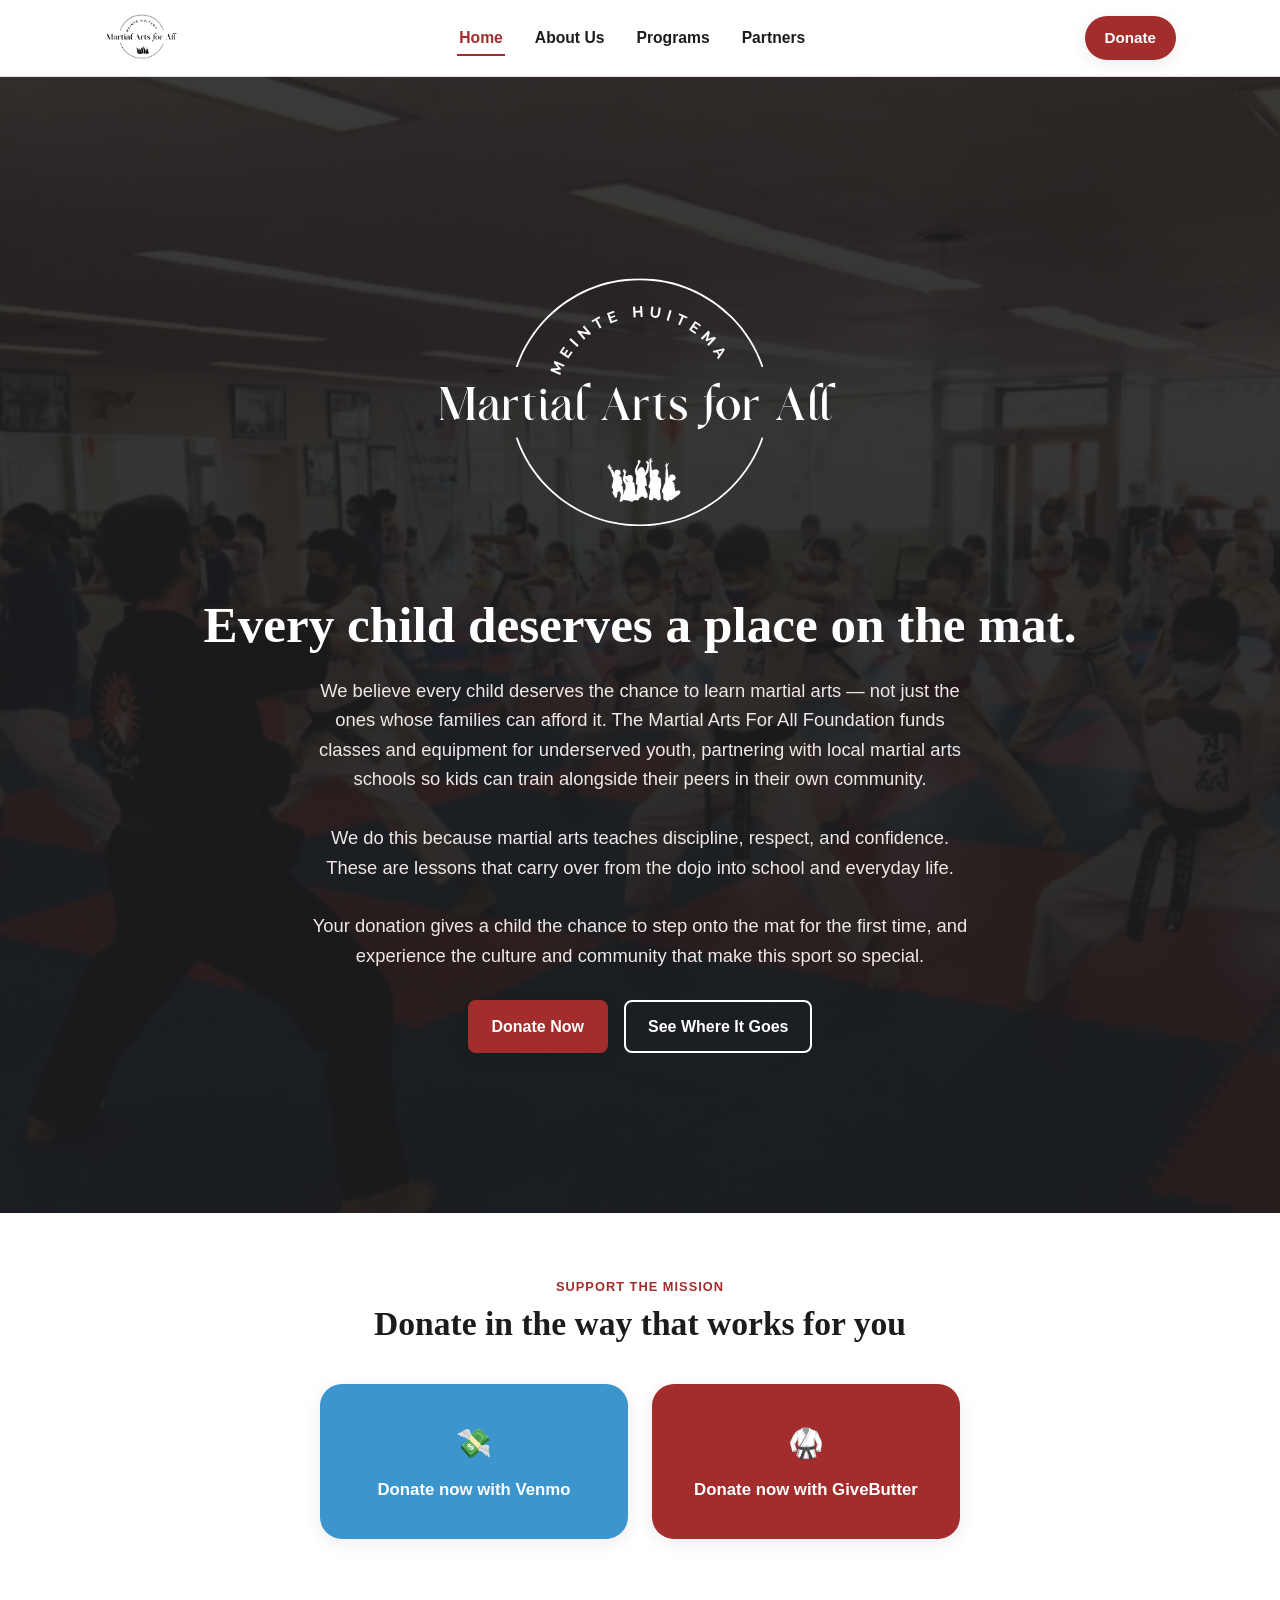
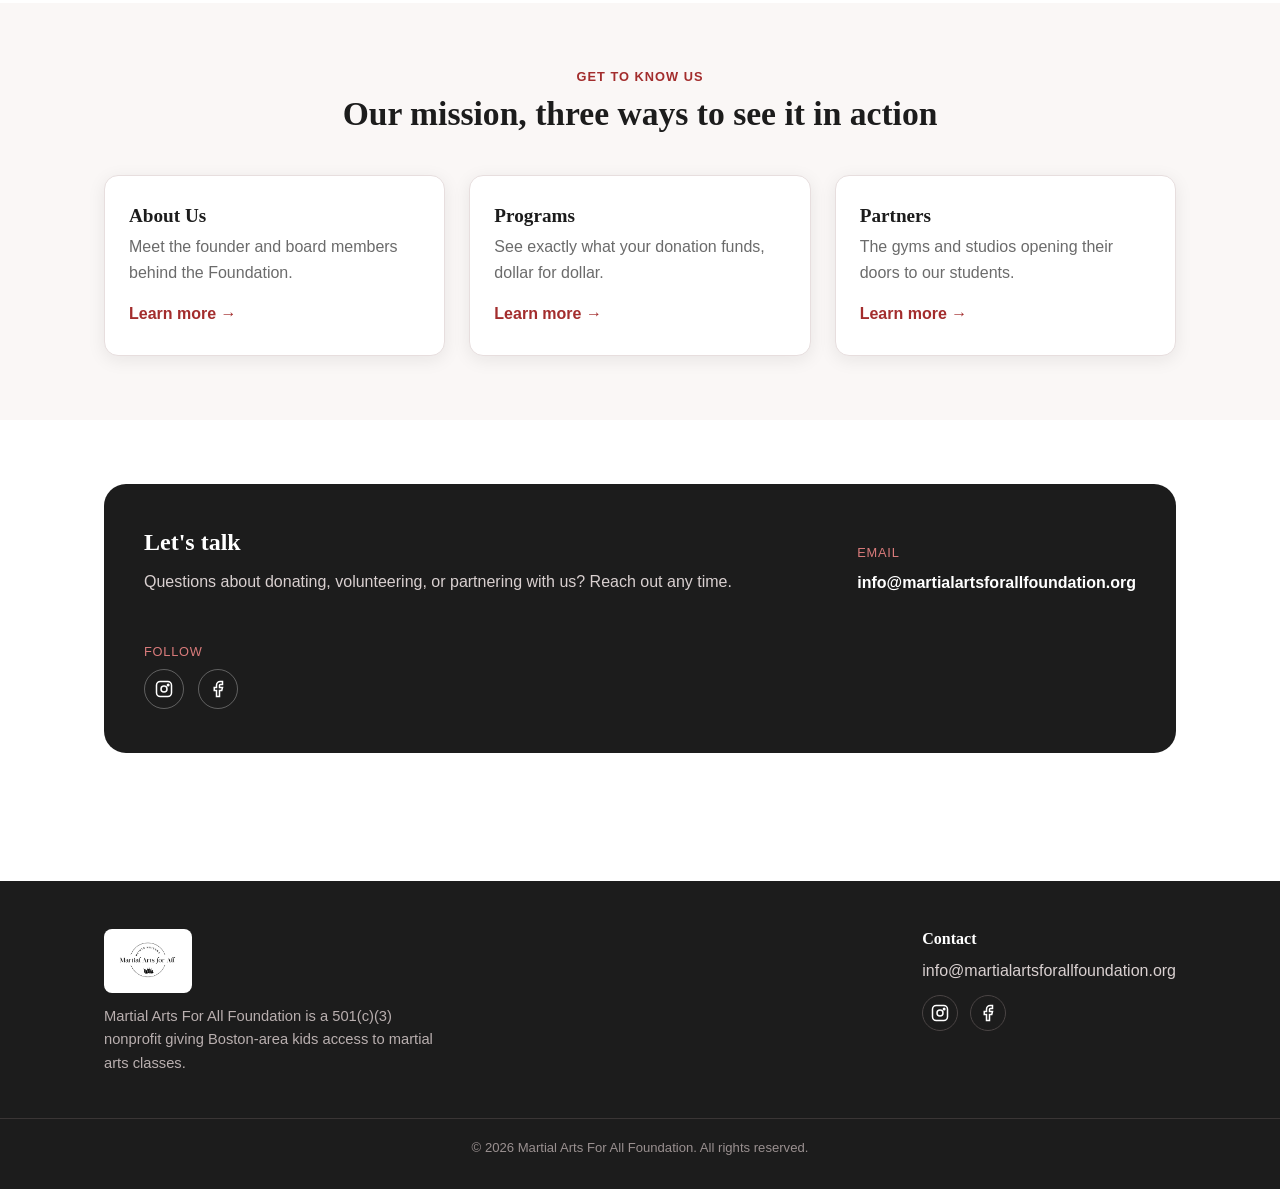
<file: index.html>
<!DOCTYPE html>
<html lang="en">
<head>
<meta charset="UTF-8">
<meta name="viewport" content="width=device-width, initial-scale=1.0">
<title>Martial Arts For All Foundation | Free Martial Arts Access for Boston-Area Kids</title>
<meta name="description" content="Martial Arts For All Foundation is a 501(c)(3) nonprofit giving underprivileged children in the Boston area access to martial arts classes and gym memberships.">
<link rel="icon" href="Images/mafa-logo.png">
<link rel="stylesheet" href="css/style.css?v=4">
</head>
<body>

<header class="site-header">
  <div class="header-inner">
    <a href="index.html" class="logo-link" aria-label="Martial Arts For All Foundation — Home">
      <img src="Images/mafa-logo.png" alt="Martial Arts For All Foundation logo" class="logo-img">
    </a>
    <nav class="site-nav" id="site-nav">
      <ul>
        <li><a href="index.html" aria-current="page">Home</a></li>
        <li><a href="about.html">About Us</a></li>
        <li><a href="programs.html">Programs</a></li>
        <li><a href="partners.html">Partners</a></li>
      </ul>
    </nav>
    <div class="header-actions">
      <a class="btn-donate" href="https://givebutter.com/martialartsforallfoundation" target="_blank" rel="noopener">Donate</a>
      <button class="nav-toggle" id="navToggle" aria-label="Toggle navigation menu" aria-expanded="false" aria-controls="site-nav">
        <span></span><span></span><span></span>
      </button>
    </div>
  </div>
</header>

<main>

  <section class="hero">
    <img src="Images/training-group.jpg" alt="A large group of children in white uniforms practicing punches together on a red and blue mat" class="hero-bg">
    <div class="hero-overlay"></div>
    <div class="hero-content">
      <img src="Images/mafa-logo-white.png" alt="Martial Arts For All Foundation logo" class="hero-logo">
      <h1>Every child deserves a place on the mat.</h1>
      <p>We believe every child deserves the chance to learn martial arts — not just the ones whose families can afford it. The Martial Arts For All Foundation funds classes and equipment for underserved youth, partnering with local martial arts schools so kids can train alongside their peers in their own community.</p>
      <p>We do this because martial arts teaches discipline, respect, and confidence. These are lessons that carry over from the dojo into school and everyday life.</p>
      <p>Your donation gives a child the chance to step onto the mat for the first time, and experience the culture and community that make this sport so special.</p>
      <div class="hero-actions">
        <a class="btn btn-primary" href="https://givebutter.com/martialartsforallfoundation" target="_blank" rel="noopener">Donate Now</a>
        <a class="btn btn-outline" style="color:#fff;border-color:#fff;" href="programs.html">See Where It Goes</a>
      </div>
    </div>
  </section>

  <section>
    <div class="container">
      <div class="section-head">
        <span class="eyebrow">Support the mission</span>
        <h2>Donate in the way that works for you</h2>
      </div>
      <div class="donate-tiles">
        <a class="donate-tile donate-tile-venmo" href="https://account.venmo.com/u/martial-arts-for-all" target="_blank" rel="noopener">
          <span class="tile-icon" aria-hidden="true">💸</span>
          Donate now with Venmo
        </a>
        <a class="donate-tile donate-tile-givebutter" href="https://givebutter.com/martialartsforallfoundation" target="_blank" rel="noopener">
          <span class="tile-icon" aria-hidden="true">🥋</span>
          Donate now with GiveButter
        </a>
      </div>
    </div>
  </section>

  <section class="section-alt">
    <div class="container">
      <div class="section-head">
        <span class="eyebrow">Get to know us</span>
        <h2>Our mission, three ways to see it in action</h2>
      </div>
      <div class="card-grid">
        <article class="preview-card">
          <h3>About Us</h3>
          <p>Meet the founder and board members behind the Foundation.</p>
          <a class="learn-more" href="about.html">Learn more →</a>
        </article>
        <article class="preview-card">
          <h3>Programs</h3>
          <p>See exactly what your donation funds, dollar for dollar.</p>
          <a class="learn-more" href="programs.html">Learn more →</a>
        </article>
        <article class="preview-card">
          <h3>Partners</h3>
          <p>The gyms and studios opening their doors to our students.</p>
          <a class="learn-more" href="partners.html">Learn more →</a>
        </article>
      </div>
    </div>
  </section>

  <section>
    <div class="container">
      <div class="contact-card">
        <div>
          <h2>Let's talk</h2>
          <p style="color:#D9D0D0;">Questions about donating, volunteering, or partnering with us? Reach out any time.</p>
        </div>
        <div class="contact-card-item">
          <span class="contact-card-label">Email</span>
          <a href="mailto:info@martialartsforallfoundation.org">info@martialartsforallfoundation.org</a>
        </div>
        <div class="contact-card-item">
          <span class="contact-card-label">Follow</span>
          <div class="contact-social">
            <a href="https://www.instagram.com/martial_arts_for_all/" target="_blank" rel="noopener" aria-label="Martial Arts For All Foundation on Instagram">
              <svg width="18" height="18" viewBox="0 0 24 24" fill="none" stroke="currentColor" stroke-width="2"><rect x="2" y="2" width="20" height="20" rx="5"/><circle cx="12" cy="12" r="4"/><circle cx="17.5" cy="6.5" r="1"/></svg>
            </a>
            <a href="#" aria-label="Martial Arts For All Foundation on Facebook">
              <svg width="18" height="18" viewBox="0 0 24 24" fill="none" stroke="currentColor" stroke-width="2"><path d="M18 2h-3a5 5 0 0 0-5 5v3H7v4h3v8h4v-8h3l1-4h-4V7a1 1 0 0 1 1-1h3z"/></svg>
            </a>
          </div>
        </div>
      </div>
    </div>
  </section>

</main>

<footer class="site-footer">
  <div class="footer-inner">
    <div class="footer-brand">
      <div class="footer-logo-badge">
        <img src="Images/mafa-logo.png" alt="Martial Arts For All Foundation logo" class="footer-logo">
      </div>
      <p>Martial Arts For All Foundation is a 501(c)(3) nonprofit giving Boston-area kids access to martial arts classes.</p>
    </div>
    <div class="footer-contact">
      <h3>Contact</h3>
      <p><a href="mailto:info@martialartsforallfoundation.org">info@martialartsforallfoundation.org</a></p>
      <div class="social-links">
        <a href="https://www.instagram.com/martial_arts_for_all/" target="_blank" rel="noopener" aria-label="Martial Arts For All Foundation on Instagram">
          <svg width="18" height="18" viewBox="0 0 24 24" fill="none" stroke="currentColor" stroke-width="2"><rect x="2" y="2" width="20" height="20" rx="5"/><circle cx="12" cy="12" r="4"/><circle cx="17.5" cy="6.5" r="1"/></svg>
        </a>
        <a href="#" aria-label="Martial Arts For All Foundation on Facebook">
          <svg width="18" height="18" viewBox="0 0 24 24" fill="none" stroke="currentColor" stroke-width="2"><path d="M18 2h-3a5 5 0 0 0-5 5v3H7v4h3v8h4v-8h3l1-4h-4V7a1 1 0 0 1 1-1h3z"/></svg>
        </a>
      </div>
    </div>
  </div>
  <div class="footer-bottom">
    <p>&copy; 2026 Martial Arts For All Foundation. All rights reserved.</p>
  </div>
</footer>

<script src="js/main.js"></script>
</body>
</html>
</file>
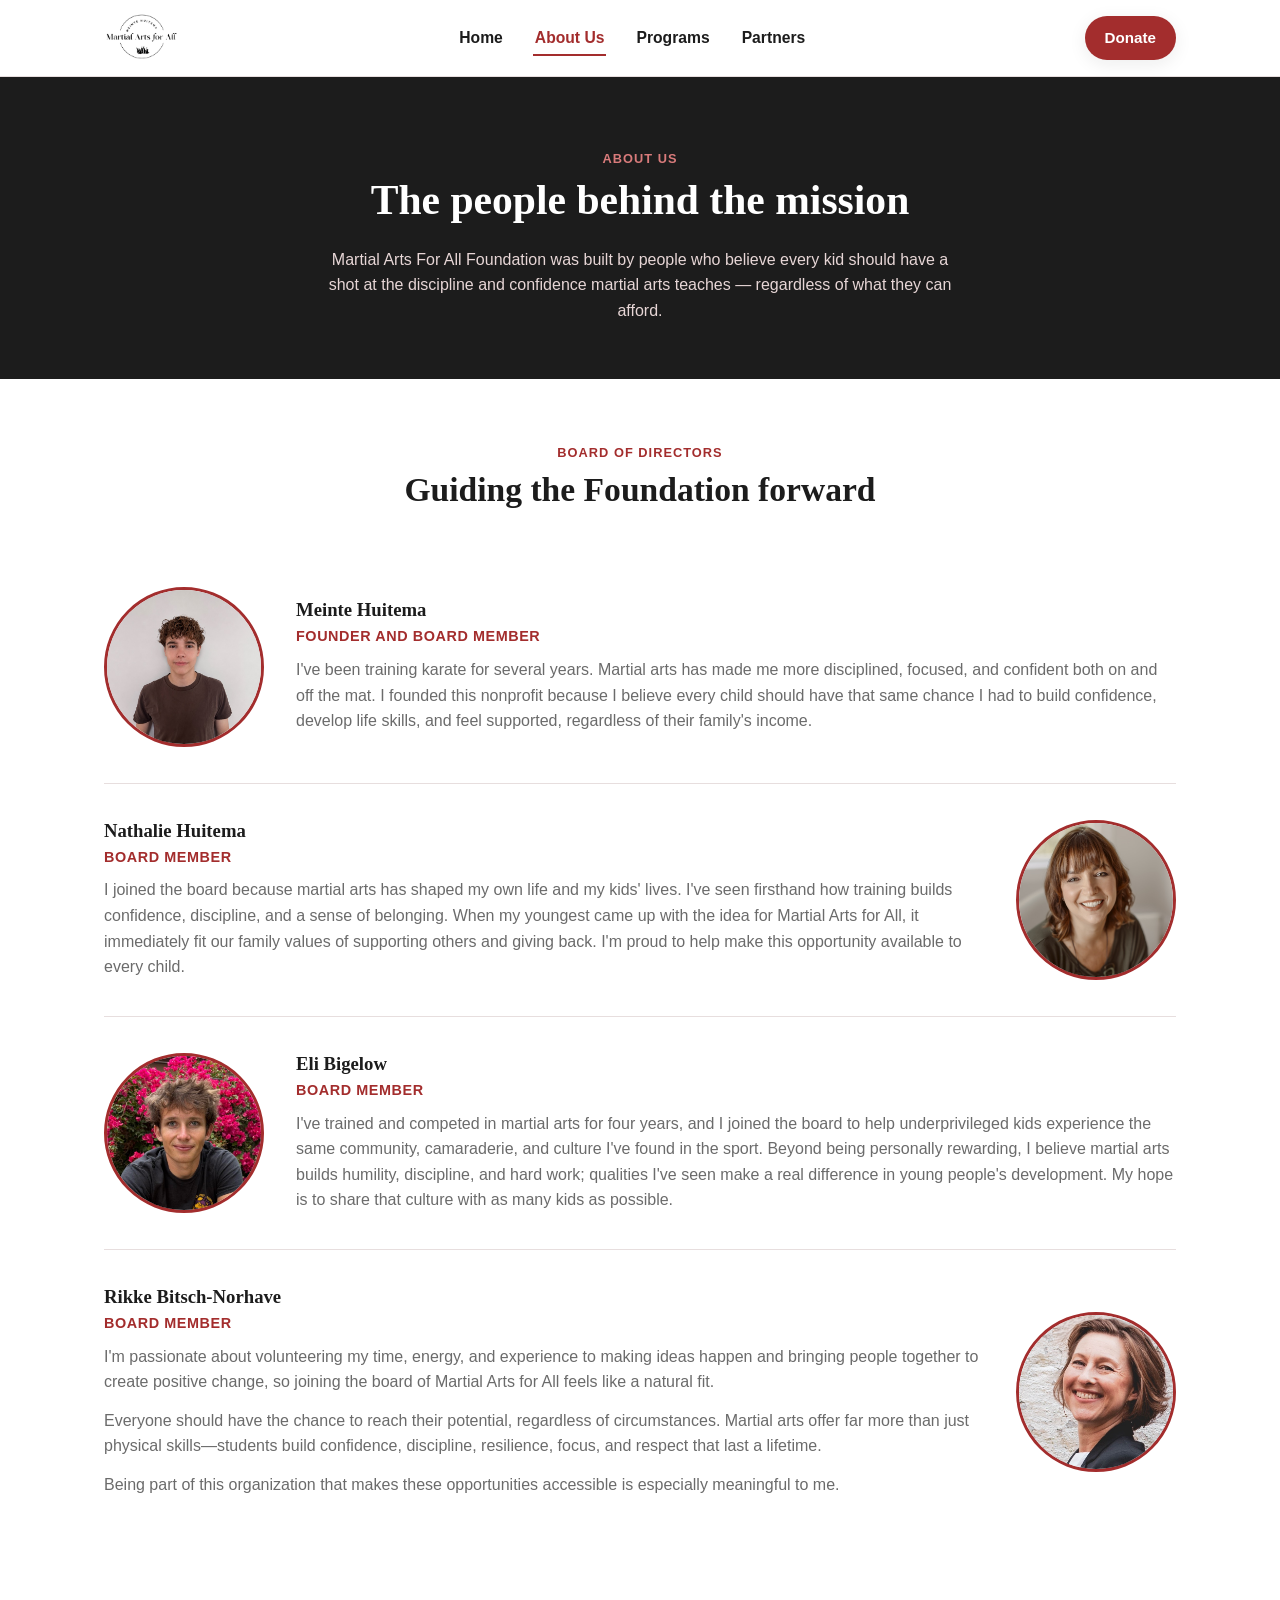
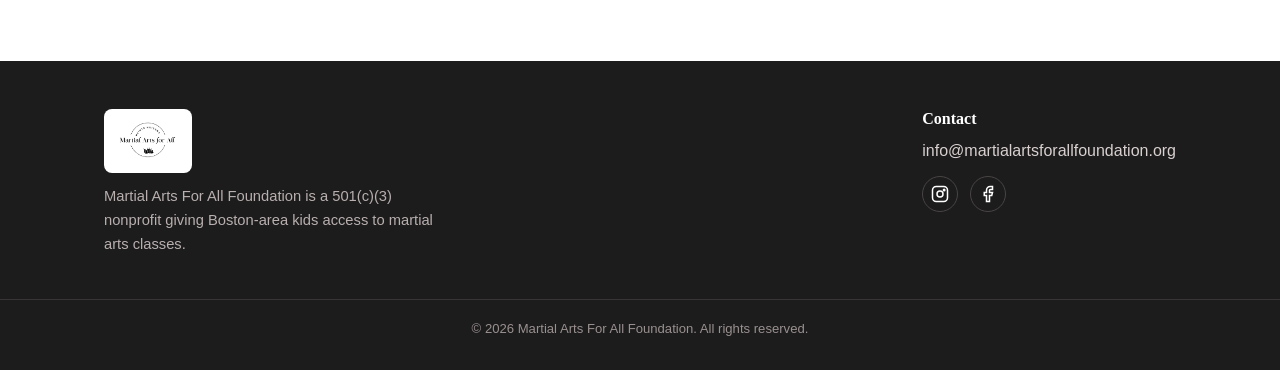
<file: about.html>
<!DOCTYPE html>
<html lang="en">
<head>
<meta charset="UTF-8">
<meta name="viewport" content="width=device-width, initial-scale=1.0">
<title>About Us | Martial Arts For All Foundation</title>
<meta name="description" content="Meet the founder and board members of Martial Arts For All Foundation, the Boston-area nonprofit connecting underprivileged kids with martial arts training.">
<link rel="icon" href="Images/mafa-logo.png">
<link rel="stylesheet" href="css/style.css?v=4">
</head>
<body>

<header class="site-header">
  <div class="header-inner">
    <a href="index.html" class="logo-link" aria-label="Martial Arts For All Foundation — Home">
      <img src="Images/mafa-logo.png" alt="Martial Arts For All Foundation logo" class="logo-img">
    </a>
    <nav class="site-nav" id="site-nav">
      <ul>
        <li><a href="index.html">Home</a></li>
        <li><a href="about.html" aria-current="page">About Us</a></li>
        <li><a href="programs.html">Programs</a></li>
        <li><a href="partners.html">Partners</a></li>
      </ul>
    </nav>
    <div class="header-actions">
      <a class="btn-donate" href="https://givebutter.com/martialartsforallfoundation" target="_blank" rel="noopener">Donate</a>
      <button class="nav-toggle" id="navToggle" aria-label="Toggle navigation menu" aria-expanded="false" aria-controls="site-nav">
        <span></span><span></span><span></span>
      </button>
    </div>
  </div>
</header>

<main>

  <section class="page-hero">
    <div class="container">
      <span class="eyebrow" style="color:var(--light-red);">About Us</span>
      <h1>The people behind the mission</h1>
      <p>Martial Arts For All Foundation was built by people who believe every kid should have a shot at the discipline and confidence martial arts teaches — regardless of what they can afford.</p>
    </div>
  </section>

  <section>
    <div class="container">
      <div class="section-head">
        <span class="eyebrow">Board of Directors</span>
        <h2>Guiding the Foundation forward</h2>
      </div>

      <div>
        <div class="bio-row">
          <div class="bio-photo">
            <img src="Images/meinte-huitema.jpg" alt="Headshot of Meinte Huitema">
          </div>
          <div class="bio-text">
            <h3>Meinte Huitema</h3>
            <span class="bio-role">Founder and Board Member</span>
            <p>I've been training karate for several years. Martial arts has made me more disciplined, focused, and confident both on and off the mat. I founded this nonprofit because I believe every child should have that same chance I had to build confidence, develop life skills, and feel supported, regardless of their family's income.</p>
          </div>
        </div>

        <div class="bio-row reverse">
          <div class="bio-photo">
            <img src="Images/nathalie-huitema.jpg" alt="Headshot of Nathalie Huitema">
          </div>
          <div class="bio-text">
            <h3>Nathalie Huitema</h3>
            <span class="bio-role">Board Member</span>
            <p>I joined the board because martial arts has shaped my own life and my kids' lives. I've seen firsthand how training builds confidence, discipline, and a sense of belonging. When my youngest came up with the idea for Martial Arts for All, it immediately fit our family values of supporting others and giving back. I'm proud to help make this opportunity available to every child.</p>
          </div>
        </div>

        <div class="bio-row">
          <div class="bio-photo">
            <img src="Images/eli-bigelow.jpg" alt="Headshot of Eli Bigelow">
          </div>
          <div class="bio-text">
            <h3>Eli Bigelow</h3>
            <span class="bio-role">Board Member</span>
            <p>I've trained and competed in martial arts for four years, and I joined the board to help underprivileged kids experience the same community, camaraderie, and culture I've found in the sport. Beyond being personally rewarding, I believe martial arts builds humility, discipline, and hard work; qualities I've seen make a real difference in young people's development. My hope is to share that culture with as many kids as possible.</p>
          </div>
        </div>

        <div class="bio-row reverse">
          <div class="bio-photo">
            <img src="Images/rikke-bitsch-norhave.jpg" alt="Headshot of Rikke Bitsch-Norhave">
          </div>
          <div class="bio-text">
            <h3>Rikke Bitsch-Norhave</h3>
            <span class="bio-role">Board Member</span>
            <p>I'm passionate about volunteering my time, energy, and experience to making ideas happen and bringing people together to create positive change, so joining the board of Martial Arts for All feels like a natural fit.</p>
            <p>Everyone should have the chance to reach their potential, regardless of circumstances. Martial arts offer far more than just physical skills—students build confidence, discipline, resilience, focus, and respect that last a lifetime.</p>
            <p>Being part of this organization that makes these opportunities accessible is especially meaningful to me.</p>
          </div>
        </div>
      </div>
    </div>
  </section>

</main>

<footer class="site-footer">
  <div class="footer-inner">
    <div class="footer-brand">
      <div class="footer-logo-badge">
        <img src="Images/mafa-logo.png" alt="Martial Arts For All Foundation logo" class="footer-logo">
      </div>
      <p>Martial Arts For All Foundation is a 501(c)(3) nonprofit giving Boston-area kids access to martial arts classes.</p>
    </div>
    <div class="footer-contact">
      <h3>Contact</h3>
      <p><a href="mailto:info@martialartsforallfoundation.org">info@martialartsforallfoundation.org</a></p>
      <div class="social-links">
        <a href="https://www.instagram.com/martial_arts_for_all/" target="_blank" rel="noopener" aria-label="Martial Arts For All Foundation on Instagram">
          <svg width="18" height="18" viewBox="0 0 24 24" fill="none" stroke="currentColor" stroke-width="2"><rect x="2" y="2" width="20" height="20" rx="5"/><circle cx="12" cy="12" r="4"/><circle cx="17.5" cy="6.5" r="1"/></svg>
        </a>
        <a href="#" aria-label="Martial Arts For All Foundation on Facebook">
          <svg width="18" height="18" viewBox="0 0 24 24" fill="none" stroke="currentColor" stroke-width="2"><path d="M18 2h-3a5 5 0 0 0-5 5v3H7v4h3v8h4v-8h3l1-4h-4V7a1 1 0 0 1 1-1h3z"/></svg>
        </a>
      </div>
    </div>
  </div>
  <div class="footer-bottom">
    <p>&copy; 2026 Martial Arts For All Foundation. All rights reserved.</p>
  </div>
</footer>

<script src="js/main.js"></script>
</body>
</html>
</file>
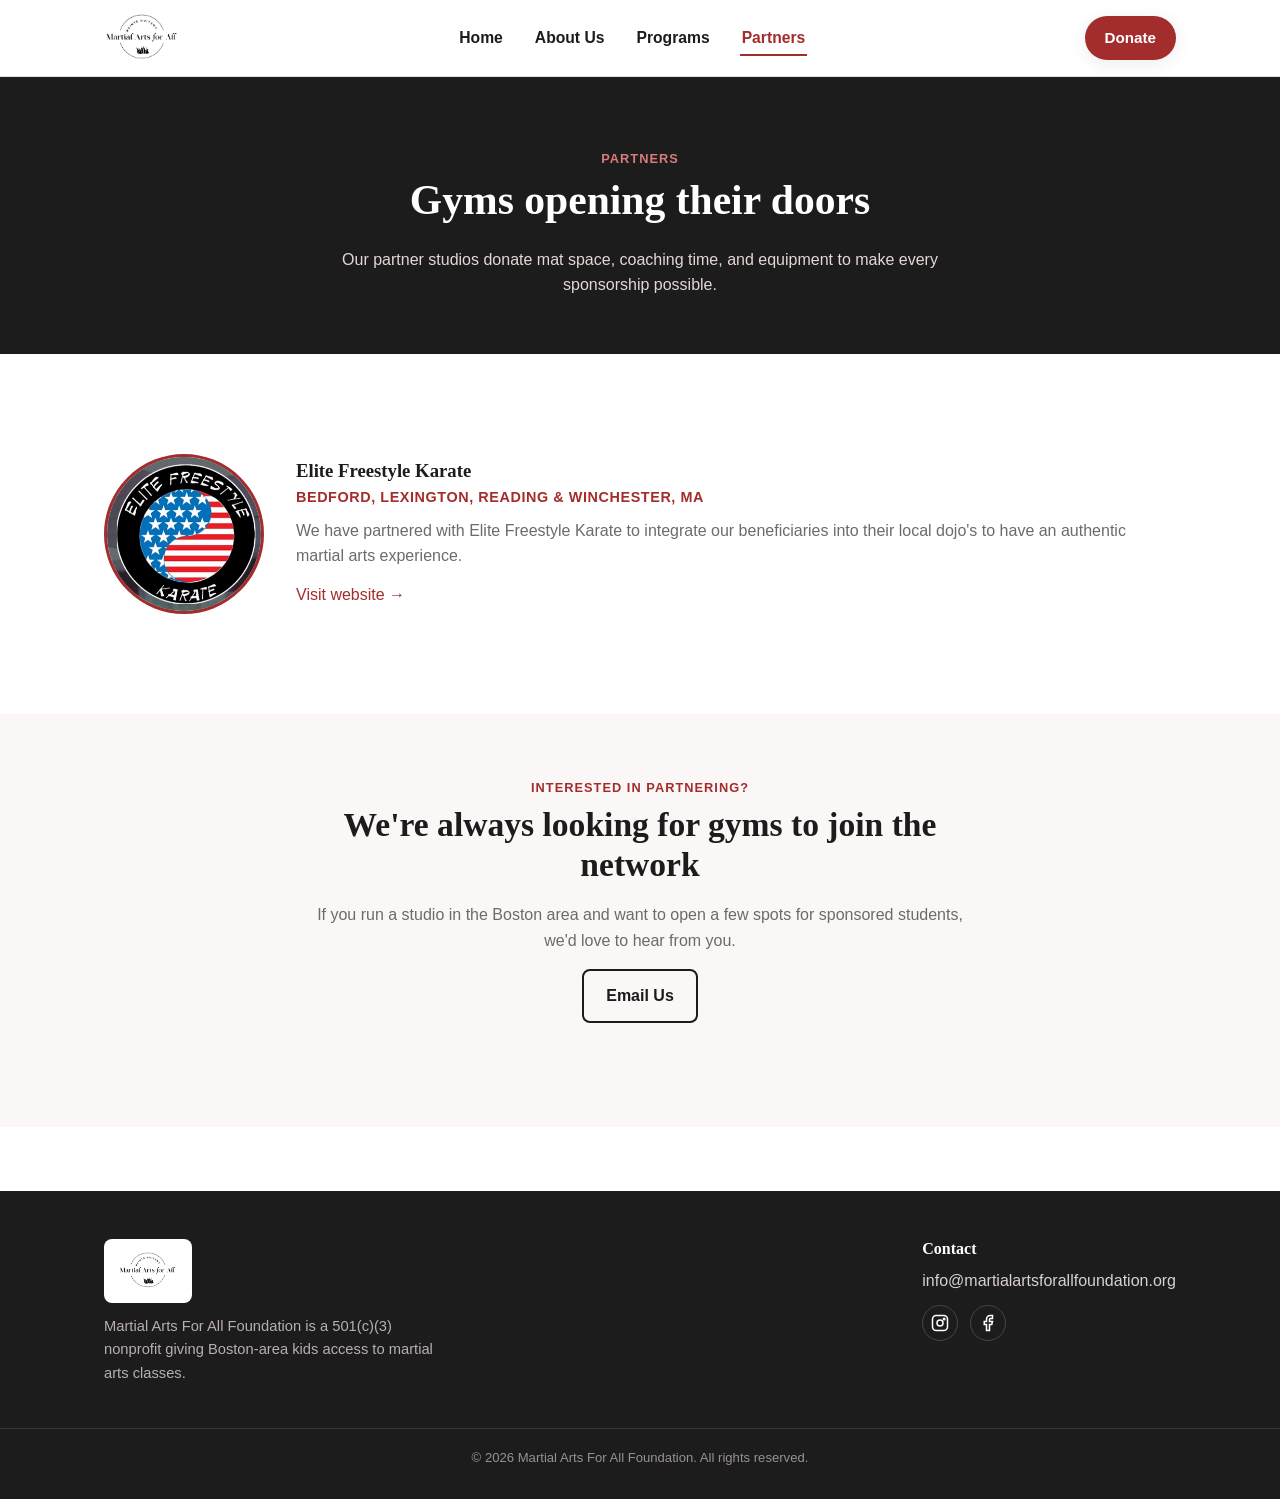
<file: partners.html>
<!DOCTYPE html>
<html lang="en">
<head>
<meta charset="UTF-8">
<meta name="viewport" content="width=device-width, initial-scale=1.0">
<title>Partners | Martial Arts For All Foundation</title>
<meta name="description" content="Meet the Boston-area gyms and studios partnering with Martial Arts For All Foundation to welcome underprivileged students onto their mats.">
<link rel="icon" href="Images/mafa-logo.png">
<link rel="stylesheet" href="css/style.css?v=4">
</head>
<body>

<header class="site-header">
  <div class="header-inner">
    <a href="index.html" class="logo-link" aria-label="Martial Arts For All Foundation — Home">
      <img src="Images/mafa-logo.png" alt="Martial Arts For All Foundation logo" class="logo-img">
    </a>
    <nav class="site-nav" id="site-nav">
      <ul>
        <li><a href="index.html">Home</a></li>
        <li><a href="about.html">About Us</a></li>
        <li><a href="programs.html">Programs</a></li>
        <li><a href="partners.html" aria-current="page">Partners</a></li>
      </ul>
    </nav>
    <div class="header-actions">
      <a class="btn-donate" href="https://givebutter.com/martialartsforallfoundation" target="_blank" rel="noopener">Donate</a>
      <button class="nav-toggle" id="navToggle" aria-label="Toggle navigation menu" aria-expanded="false" aria-controls="site-nav">
        <span></span><span></span><span></span>
      </button>
    </div>
  </div>
</header>

<main>

  <section class="page-hero">
    <div class="container">
      <span class="eyebrow" style="color:var(--light-red);">Partners</span>
      <h1>Gyms opening their doors</h1>
      <p>Our partner studios donate mat space, coaching time, and equipment to make every sponsorship possible.</p>
    </div>
  </section>

  <section>
    <div class="container">
      <div>
        <div class="bio-row">
          <div class="bio-photo">
            <img src="Images/elite-freestyle-karate-logo.png" alt="Elite freestyle karate logo">
          </div>
          <div class="bio-text">
            <h3>Elite Freestyle Karate</h3>
            <span class="bio-role">Bedford, Lexington, Reading &amp; Winchester, MA</span>
            <p>We have partnered with Elite Freestyle Karate to integrate our beneficiaries into their local dojo's to have an authentic martial arts experience.</p>
            <p><a href="https://www.elitefreestylekarate.com/" target="_blank" rel="noopener">Visit website →</a></p>
          </div>
        </div>
      </div>
    </div>
  </section>

  <section class="section-alt">
    <div class="container">
      <div class="section-head">
        <span class="eyebrow">Interested in partnering?</span>
        <h2>We're always looking for gyms to join the network</h2>
        <p>If you run a studio in the Boston area and want to open a few spots for sponsored students, we'd love to hear from you.</p>
        <a class="btn btn-outline" href="mailto:info@martialartsforallfoundation.org">Email Us</a>
      </div>
    </div>
  </section>

</main>

<footer class="site-footer">
  <div class="footer-inner">
    <div class="footer-brand">
      <div class="footer-logo-badge">
        <img src="Images/mafa-logo.png" alt="Martial Arts For All Foundation logo" class="footer-logo">
      </div>
      <p>Martial Arts For All Foundation is a 501(c)(3) nonprofit giving Boston-area kids access to martial arts classes.</p>
    </div>
    <div class="footer-contact">
      <h3>Contact</h3>
      <p><a href="mailto:info@martialartsforallfoundation.org">info@martialartsforallfoundation.org</a></p>
      <div class="social-links">
        <a href="https://www.instagram.com/martial_arts_for_all/" target="_blank" rel="noopener" aria-label="Martial Arts For All Foundation on Instagram">
          <svg width="18" height="18" viewBox="0 0 24 24" fill="none" stroke="currentColor" stroke-width="2"><rect x="2" y="2" width="20" height="20" rx="5"/><circle cx="12" cy="12" r="4"/><circle cx="17.5" cy="6.5" r="1"/></svg>
        </a>
        <a href="#" aria-label="Martial Arts For All Foundation on Facebook">
          <svg width="18" height="18" viewBox="0 0 24 24" fill="none" stroke="currentColor" stroke-width="2"><path d="M18 2h-3a5 5 0 0 0-5 5v3H7v4h3v8h4v-8h3l1-4h-4V7a1 1 0 0 1 1-1h3z"/></svg>
        </a>
      </div>
    </div>
  </div>
  <div class="footer-bottom">
    <p>&copy; 2026 Martial Arts For All Foundation. All rights reserved.</p>
  </div>
</footer>

<script src="js/main.js"></script>
</body>
</html>
</file>
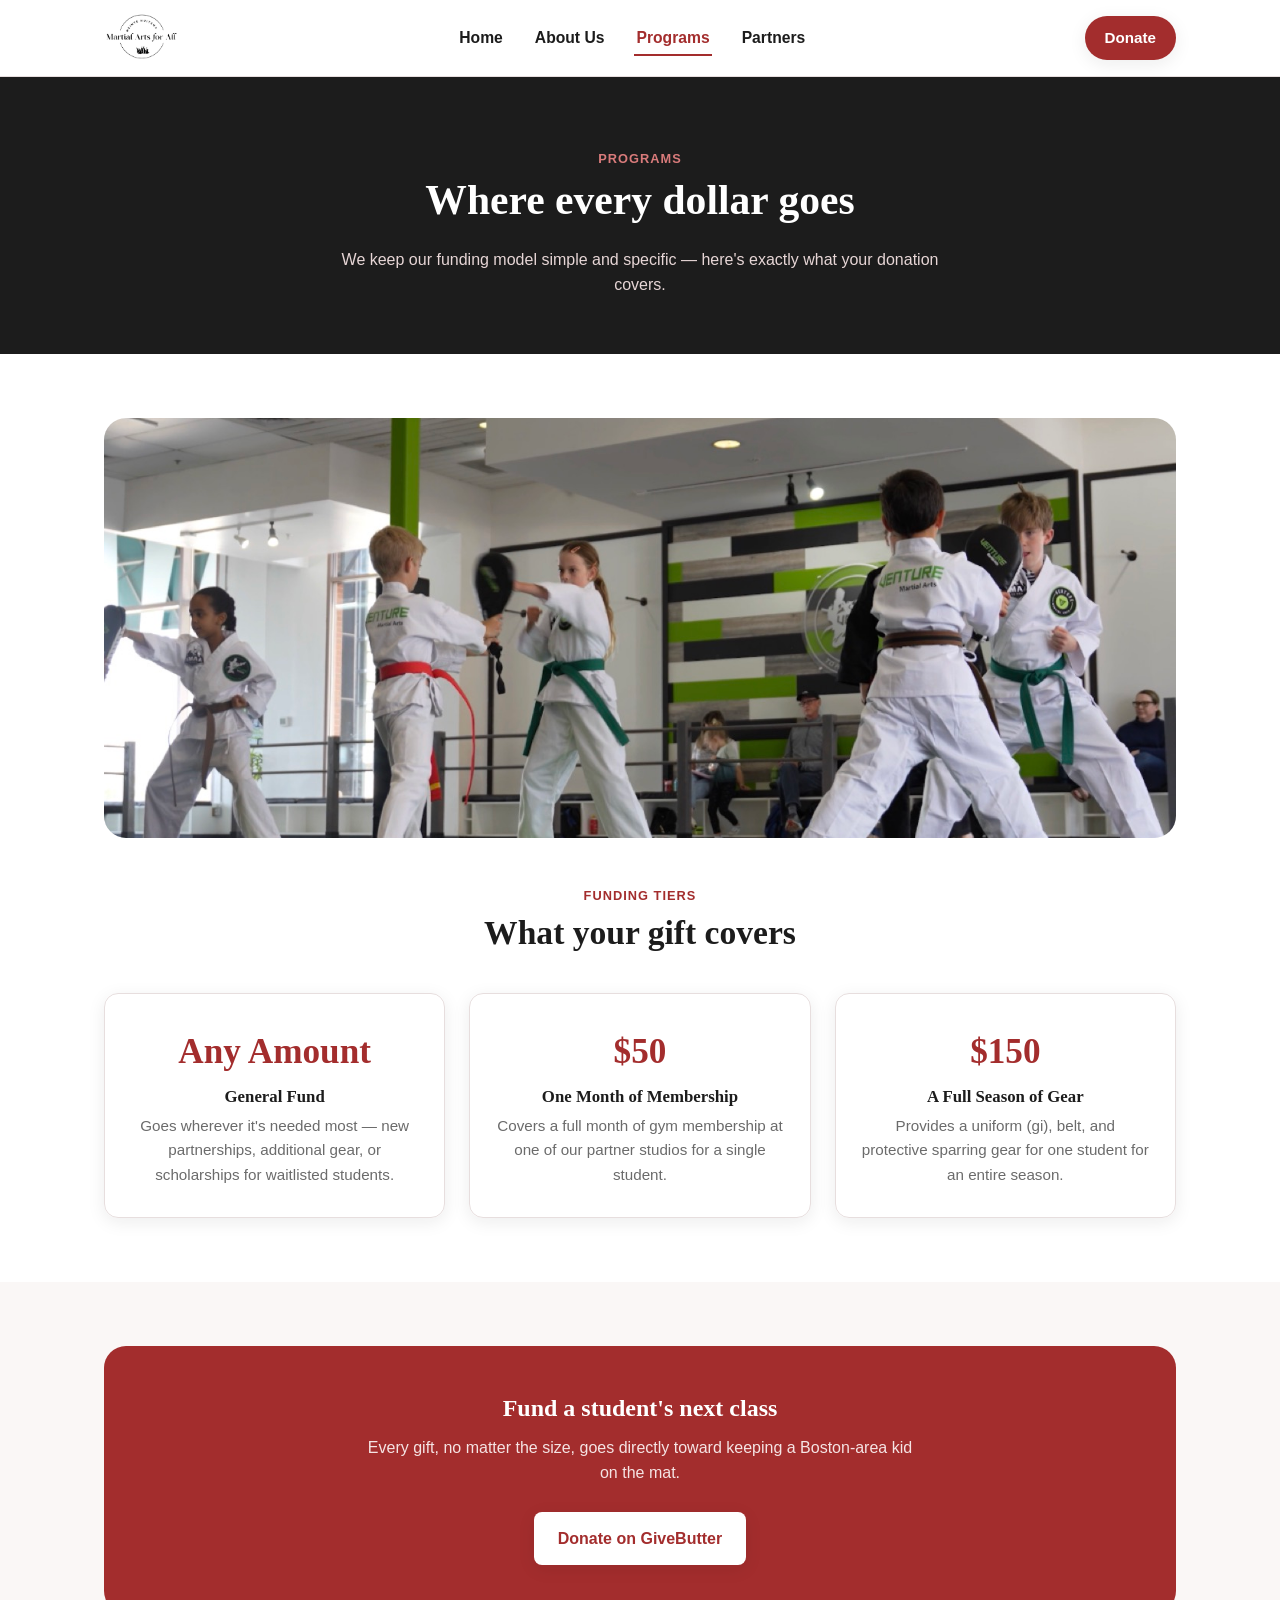
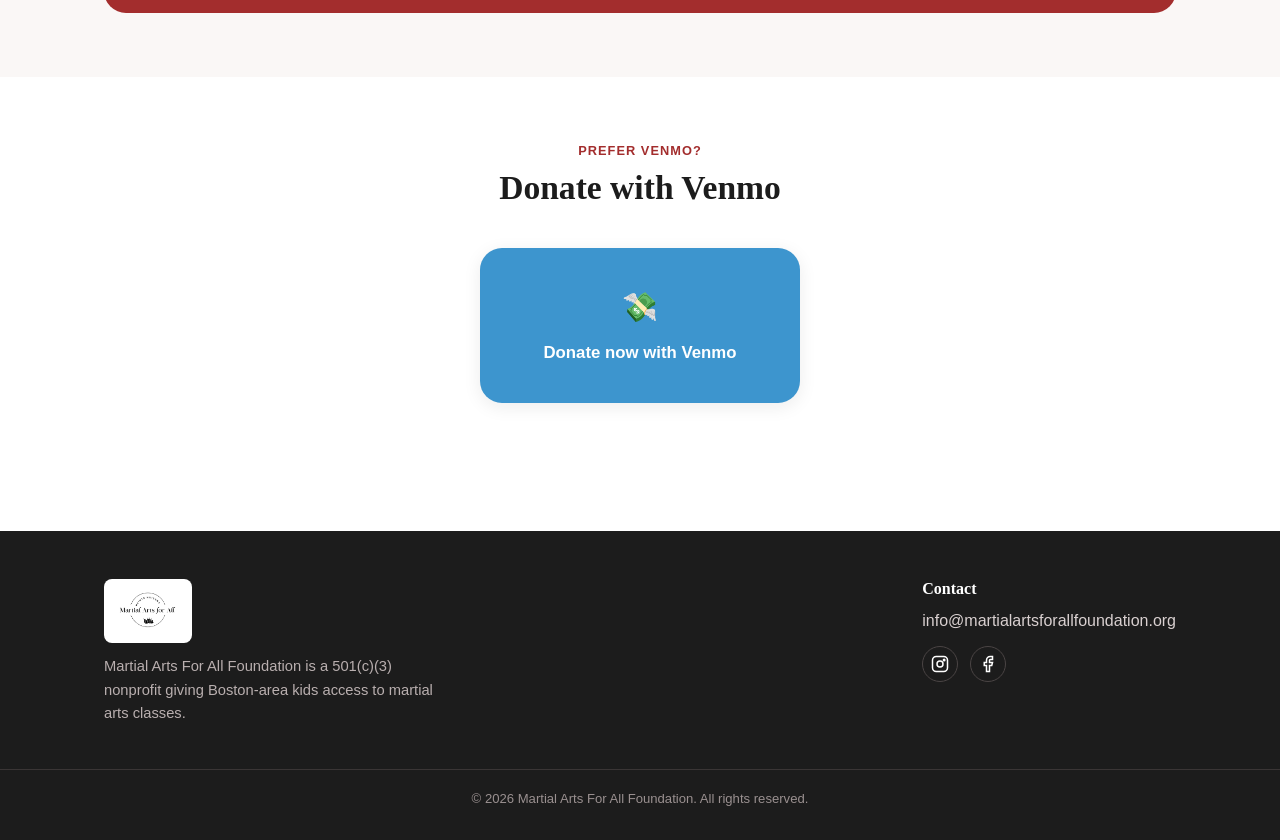
<file: programs.html>
<!DOCTYPE html>
<html lang="en">
<head>
<meta charset="UTF-8">
<meta name="viewport" content="width=device-width, initial-scale=1.0">
<title>Programs | Martial Arts For All Foundation</title>
<meta name="description" content="See exactly what your donation funds — from a single month of gym membership to a full season of gear — and donate directly to Martial Arts For All Foundation.">
<link rel="icon" href="Images/mafa-logo.png">
<link rel="stylesheet" href="css/style.css?v=4">
</head>
<body>

<header class="site-header">
  <div class="header-inner">
    <a href="index.html" class="logo-link" aria-label="Martial Arts For All Foundation — Home">
      <img src="Images/mafa-logo.png" alt="Martial Arts For All Foundation logo" class="logo-img">
    </a>
    <nav class="site-nav" id="site-nav">
      <ul>
        <li><a href="index.html">Home</a></li>
        <li><a href="about.html">About Us</a></li>
        <li><a href="programs.html" aria-current="page">Programs</a></li>
        <li><a href="partners.html">Partners</a></li>
      </ul>
    </nav>
    <div class="header-actions">
      <a class="btn-donate" href="https://givebutter.com/martialartsforallfoundation" target="_blank" rel="noopener">Donate</a>
      <button class="nav-toggle" id="navToggle" aria-label="Toggle navigation menu" aria-expanded="false" aria-controls="site-nav">
        <span></span><span></span><span></span>
      </button>
    </div>
  </div>
</header>

<main>

  <section class="page-hero">
    <div class="container">
      <span class="eyebrow" style="color:var(--light-red);">Programs</span>
      <h1>Where every dollar goes</h1>
      <p>We keep our funding model simple and specific — here's exactly what your donation covers.</p>
    </div>
  </section>

  <section>
    <div class="container">
      <img src="Images/training-pads.jpg" alt="A student practicing a punching drill on focus pads with a partner holding the pads" style="border-radius:var(--radius-lg); margin-bottom:48px; max-height:420px; width:100%; object-fit:cover;">

      <div class="section-head">
        <span class="eyebrow">Funding tiers</span>
        <h2>What your gift covers</h2>
      </div>

      <div class="tier-grid">
        <div class="tier-card">
          <div class="tier-amount">Any Amount</div>
          <h4>General Fund</h4>
          <p>Goes wherever it's needed most — new partnerships, additional gear, or scholarships for waitlisted students.</p>
        </div>
        <div class="tier-card">
          <div class="tier-amount">$50</div>
          <h4>One Month of Membership</h4>
          <p>Covers a full month of gym membership at one of our partner studios for a single student.</p>
        </div>
        <div class="tier-card">
          <div class="tier-amount">$150</div>
          <h4>A Full Season of Gear</h4>
          <p>Provides a uniform (gi), belt, and protective sparring gear for one student for an entire season.</p>
        </div>
      </div>
    </div>
  </section>

  <section class="section-alt">
    <div class="container">
      <div class="programs-cta">
        <h2>Fund a student's next class</h2>
        <p>Every gift, no matter the size, goes directly toward keeping a Boston-area kid on the mat.</p>
        <a class="btn btn-primary" href="https://givebutter.com/martialartsforallfoundation" target="_blank" rel="noopener">Donate on GiveButter</a>
      </div>
    </div>
  </section>

  <section>
    <div class="container">
      <div class="section-head">
        <span class="eyebrow">Prefer Venmo?</span>
        <h2>Donate with Venmo</h2>
      </div>
      <div class="donate-tiles" style="grid-template-columns: 1fr; max-width: 320px;">
        <a class="donate-tile donate-tile-venmo" href="https://account.venmo.com/u/martial-arts-for-all" target="_blank" rel="noopener">
          <span class="tile-icon" aria-hidden="true">💸</span>
          Donate now with Venmo
        </a>
      </div>
    </div>
  </section>

</main>

<footer class="site-footer">
  <div class="footer-inner">
    <div class="footer-brand">
      <div class="footer-logo-badge">
        <img src="Images/mafa-logo.png" alt="Martial Arts For All Foundation logo" class="footer-logo">
      </div>
      <p>Martial Arts For All Foundation is a 501(c)(3) nonprofit giving Boston-area kids access to martial arts classes.</p>
    </div>
    <div class="footer-contact">
      <h3>Contact</h3>
      <p><a href="mailto:info@martialartsforallfoundation.org">info@martialartsforallfoundation.org</a></p>
      <div class="social-links">
        <a href="https://www.instagram.com/martial_arts_for_all/" target="_blank" rel="noopener" aria-label="Martial Arts For All Foundation on Instagram">
          <svg width="18" height="18" viewBox="0 0 24 24" fill="none" stroke="currentColor" stroke-width="2"><rect x="2" y="2" width="20" height="20" rx="5"/><circle cx="12" cy="12" r="4"/><circle cx="17.5" cy="6.5" r="1"/></svg>
        </a>
        <a href="#" aria-label="Martial Arts For All Foundation on Facebook">
          <svg width="18" height="18" viewBox="0 0 24 24" fill="none" stroke="currentColor" stroke-width="2"><path d="M18 2h-3a5 5 0 0 0-5 5v3H7v4h3v8h4v-8h3l1-4h-4V7a1 1 0 0 1 1-1h3z"/></svg>
        </a>
      </div>
    </div>
  </div>
  <div class="footer-bottom">
    <p>&copy; 2026 Martial Arts For All Foundation. All rights reserved.</p>
  </div>
</footer>

<script src="js/main.js"></script>
</body>
</html>
</file>
<file: css/style.css>
/* ==========================================================================
   Martial Arts For All Foundation — global stylesheet
   ========================================================================== */

:root {
  --red: #A32D2D;
  --red-dark: #7E2323;
  --charcoal: #1C1C1C;
  --light-red: #D97B7B;
  --gray: #6B6B6B;
  --white: #FFFFFF;
  --off-white: #FAF7F6;
  --border: #E7DEDE;

  --font-display: Georgia, "Times New Roman", serif;
  --font-body: -apple-system, BlinkMacSystemFont, "Segoe UI", Roboto, Helvetica, Arial, sans-serif;

  --max-width: 1120px;
  --radius-sm: 8px;
  --radius-md: 14px;
  --radius-lg: 22px;
  --shadow: 0 4px 18px rgba(28, 28, 28, 0.08);
  --shadow-hover: 0 10px 28px rgba(28, 28, 28, 0.14);
}

/* ---------- Reset ---------- */
* { box-sizing: border-box; }
html { scroll-behavior: smooth; }
body {
  margin: 0;
  font-family: var(--font-body);
  color: var(--charcoal);
  background: var(--white);
  line-height: 1.6;
  -webkit-font-smoothing: antialiased;
}
img { max-width: 100%; display: block; }
a { color: var(--red); text-decoration: none; }
a:hover { text-decoration: underline; }
ul { list-style: none; margin: 0; padding: 0; }
h1, h2, h3, h4 { font-family: var(--font-display); line-height: 1.2; margin: 0 0 0.5em; color: var(--charcoal); }
p { margin: 0 0 1em; }
.container {
  max-width: var(--max-width);
  margin: 0 auto;
  padding: 0 24px;
}
.visually-hidden {
  position: absolute; width: 1px; height: 1px; overflow: hidden;
  clip: rect(0 0 0 0); white-space: nowrap;
}
main { display: block; }
section { padding: 64px 0; }
.section-tight { padding: 40px 0; }
.section-alt { background: var(--off-white); }

.eyebrow {
  text-transform: uppercase;
  letter-spacing: 0.08em;
  font-size: 0.8rem;
  font-weight: 600;
  color: var(--red);
  margin-bottom: 0.5em;
  display: block;
}

/* ---------- Buttons ---------- */
.btn {
  display: inline-flex;
  align-items: center;
  justify-content: center;
  gap: 8px;
  padding: 12px 22px;
  border-radius: var(--radius-sm);
  font-weight: 600;
  border: 2px solid transparent;
  cursor: pointer;
  transition: transform 0.15s ease, box-shadow 0.15s ease, background 0.15s ease;
  text-decoration: none;
}
.btn:hover { text-decoration: none; transform: translateY(-1px); }
.btn-primary {
  background: var(--red);
  color: var(--white);
  box-shadow: var(--shadow);
}
.btn-primary:hover { background: var(--red-dark); box-shadow: var(--shadow-hover); }
.btn-outline {
  background: transparent;
  color: var(--charcoal);
  border-color: var(--charcoal);
}
.btn-outline:hover { background: var(--charcoal); color: var(--white); }

/* ---------- Header ---------- */
.site-header {
  position: sticky;
  top: 0;
  z-index: 100;
  background: rgba(255, 255, 255, 0.96);
  backdrop-filter: saturate(180%) blur(6px);
  border-bottom: 1px solid var(--border);
}
.header-inner {
  max-width: var(--max-width);
  margin: 0 auto;
  padding: 10px 24px;
  display: flex;
  align-items: center;
  gap: 20px;
}
.logo-link { flex-shrink: 0; display: inline-flex; }
.logo-img { height: 56px; width: auto; }

.site-nav { flex: 1; }
.site-nav ul { display: flex; gap: 28px; justify-content: center; }
.site-nav a {
  color: var(--charcoal);
  font-weight: 600;
  font-size: 0.98rem;
  padding: 8px 2px;
  border-bottom: 2px solid transparent;
}
.site-nav a:hover,
.site-nav a[aria-current="page"] {
  color: var(--red);
  border-bottom-color: var(--red);
  text-decoration: none;
}

.header-actions { display: flex; align-items: center; gap: 14px; flex-shrink: 0; }
.btn-donate {
  background: var(--red);
  color: var(--white);
  padding: 10px 20px;
  border-radius: 999px;
  font-weight: 700;
  font-size: 0.95rem;
  box-shadow: var(--shadow);
}
.btn-donate:hover { background: var(--red-dark); text-decoration: none; }

.nav-toggle {
  display: none;
  flex-direction: column;
  justify-content: center;
  gap: 5px;
  width: 40px;
  height: 40px;
  background: transparent;
  border: 1px solid var(--border);
  border-radius: var(--radius-sm);
  cursor: pointer;
}
.nav-toggle span {
  display: block;
  height: 2px;
  width: 20px;
  margin: 0 auto;
  background: var(--charcoal);
  transition: transform 0.2s ease, opacity 0.2s ease;
}
.nav-toggle[aria-expanded="true"] span:nth-child(1) { transform: translateY(7px) rotate(45deg); }
.nav-toggle[aria-expanded="true"] span:nth-child(2) { opacity: 0; }
.nav-toggle[aria-expanded="true"] span:nth-child(3) { transform: translateY(-7px) rotate(-45deg); }

/* ---------- Hero ---------- */
.hero {
  position: relative;
  color: var(--white);
  background: var(--charcoal);
  overflow: hidden;
}
.hero-bg {
  position: absolute;
  inset: 0;
  width: 100%;
  height: 100%;
  object-fit: cover;
  opacity: 0.55;
}
.hero-overlay {
  position: absolute;
  inset: 0;
  background: linear-gradient(180deg, rgba(28,28,28,0.75) 0%, rgba(28,28,28,0.88) 100%);
}
.hero-content {
  position: relative;
  max-width: var(--max-width);
  margin: 0 auto;
  padding: 110px 24px 96px;
  text-align: center;
}
.hero-logo {
  width: 433px;
  max-width: 60%;
  height: auto;
  margin: 0 auto 24px;
}
.hero-content h1 {
  color: var(--white);
  font-size: clamp(2rem, 5vw, 3.2rem);
  margin-bottom: 0.4em;
}
.hero-content p {
  max-width: 660px;
  margin: 0 auto 1.6em;
  font-size: 1.15rem;
  color: #F1E7E7;
}
.hero-actions { display: flex; gap: 16px; justify-content: center; flex-wrap: wrap; }

/* simple hero for interior pages */
.page-hero {
  background: var(--charcoal);
  color: var(--white);
  padding: 72px 0 56px;
  text-align: center;
}
.page-hero h1 { color: var(--white); font-size: clamp(1.8rem, 4vw, 2.6rem); }
.page-hero p { color: #E7D6D6; max-width: 640px; margin: 0.6em auto 0; }

/* ---------- Preview cards (Home) ---------- */
.card-grid {
  display: grid;
  grid-template-columns: repeat(3, 1fr);
  gap: 24px;
}
.preview-card {
  background: var(--white);
  border: 1px solid var(--border);
  border-radius: var(--radius-md);
  padding: 28px 24px;
  box-shadow: var(--shadow);
  transition: box-shadow 0.2s ease, transform 0.2s ease;
}
.preview-card:hover { box-shadow: var(--shadow-hover); transform: translateY(-3px); }
.preview-card h3 { font-size: 1.2rem; margin-bottom: 0.4em; }
.preview-card p { color: var(--gray); margin-bottom: 1em; }
.preview-card .learn-more {
  font-weight: 700;
  color: var(--red);
  display: inline-flex;
  align-items: center;
  gap: 6px;
}

/* ---------- Donate tiles (Home) ---------- */
.donate-tiles {
  display: grid;
  grid-template-columns: repeat(2, 1fr);
  gap: 24px;
  max-width: 640px;
  margin: 0 auto;
}
.donate-tile {
  display: flex;
  flex-direction: column;
  align-items: center;
  justify-content: center;
  gap: 10px;
  padding: 36px 20px;
  border-radius: var(--radius-lg);
  color: var(--white);
  font-weight: 700;
  font-size: 1.05rem;
  text-align: center;
  box-shadow: var(--shadow);
  transition: transform 0.15s ease, box-shadow 0.15s ease;
}
.donate-tile:hover { transform: translateY(-3px); box-shadow: var(--shadow-hover); text-decoration: none; }
.donate-tile-venmo { background: #3D95CE; }
.donate-tile-givebutter { background: var(--red); }
.donate-tile .tile-icon { font-size: 1.8rem; }

/* ---------- Contact card ---------- */
.contact-card {
  background: var(--charcoal);
  color: var(--white);
  border-radius: var(--radius-lg);
  padding: 44px 40px;
  display: flex;
  flex-wrap: wrap;
  gap: 32px;
  justify-content: space-between;
  align-items: center;
}
.contact-card h2 { color: var(--white); }
.contact-card a { color: var(--white); font-weight: 600; }
.contact-card-item { display: flex; flex-direction: column; gap: 6px; }
.contact-card-label { color: var(--light-red); font-size: 0.8rem; text-transform: uppercase; letter-spacing: 0.06em; }
.contact-social { display: flex; gap: 14px; }
.contact-social a {
  width: 40px; height: 40px;
  display: inline-flex; align-items: center; justify-content: center;
  border: 1px solid rgba(255,255,255,0.3);
  border-radius: 50%;
  color: var(--white);
}
.contact-social a:hover { background: var(--red); border-color: var(--red); }

/* ---------- Mission statement (About) ---------- */
.mission-text {
  max-width: 700px;
  margin: 0 auto;
  font-size: 1.08rem;
  line-height: 1.75;
  color: var(--charcoal);
}
.mission-text p:last-child { margin-bottom: 0; }

/* ---------- Stacked bio rows (About / Partners) ---------- */
.bio-row {
  display: flex;
  gap: 32px;
  align-items: center;
  padding: 36px 0;
  border-bottom: 1px solid var(--border);
}
.bio-row:last-child { border-bottom: none; }
.bio-row.reverse { flex-direction: row-reverse; }
.bio-photo {
  flex-shrink: 0;
  width: 160px;
  height: 160px;
  border-radius: 50%;
  overflow: hidden;
  border: 3px solid var(--red);
}
.bio-photo img { width: 100%; height: 100%; object-fit: cover; }
.avatar-placeholder {
  width: 100%; height: 100%;
  display: flex; align-items: center; justify-content: center;
  background: var(--off-white);
  color: var(--red);
  font-family: var(--font-display);
  font-size: 2.4rem;
  font-weight: 700;
}
.bio-text h3 { margin-bottom: 0.2em; }
.bio-role { color: var(--red); font-weight: 700; font-size: 0.9rem; text-transform: uppercase; letter-spacing: 0.04em; margin-bottom: 0.6em; display: block; }
.bio-text p { color: var(--gray); margin: 0 0 0.8em; }
.bio-text p:last-child { margin-bottom: 0; }
.placeholder-note {
  font-size: 0.82rem;
  color: var(--gray);
  font-style: italic;
  margin-top: 0.6em;
}

/* ---------- Dollar tiers (Programs) ---------- */
.tier-grid {
  display: grid;
  grid-template-columns: repeat(3, 1fr);
  gap: 24px;
}
.tier-card {
  border: 1px solid var(--border);
  border-radius: var(--radius-md);
  padding: 30px 26px;
  text-align: center;
  box-shadow: var(--shadow);
}
.tier-amount {
  font-family: var(--font-display);
  font-size: 2.2rem;
  color: var(--red);
  font-weight: 700;
  margin-bottom: 0.2em;
}
.tier-card h4 { font-size: 1.05rem; margin-bottom: 0.4em; }
.tier-card p { color: var(--gray); font-size: 0.95rem; margin: 0; }

.programs-cta {
  background: var(--red);
  color: var(--white);
  border-radius: var(--radius-lg);
  padding: 48px;
  text-align: center;
}
.programs-cta h2 { color: var(--white); }
.programs-cta p { color: #F5E4E4; max-width: 560px; margin: 0 auto 1.6em; }
.programs-cta .btn-primary { background: var(--white); color: var(--red); }
.programs-cta .btn-primary:hover { background: var(--off-white); }

/* ---------- Testimonials (Impact) ---------- */
.testimonial-grid {
  display: grid;
  grid-template-columns: repeat(3, 1fr);
  gap: 24px;
}
.testimonial-card {
  background: var(--off-white);
  border-radius: var(--radius-md);
  padding: 30px 26px;
  display: flex;
  flex-direction: column;
  gap: 16px;
}
.testimonial-quote {
  font-family: var(--font-display);
  font-size: 1.05rem;
  font-style: italic;
  color: var(--charcoal);
  margin: 0;
}
.testimonial-author {
  display: flex;
  align-items: center;
  gap: 12px;
  margin-top: auto;
}
.testimonial-avatar {
  width: 48px; height: 48px;
  border-radius: 50%;
  overflow: hidden;
  flex-shrink: 0;
}
.testimonial-avatar img { width: 100%; height: 100%; object-fit: cover; }
.testimonial-name { font-weight: 700; font-size: 0.92rem; }
.testimonial-role { color: var(--gray); font-size: 0.82rem; }

/* ---------- Section headings ---------- */
.section-head { max-width: 680px; margin: 0 auto 40px; text-align: center; }
.section-head h2 { font-size: clamp(1.6rem, 3vw, 2.1rem); }
.section-head p { color: var(--gray); }

/* ---------- Footer ---------- */
.site-footer {
  background: var(--charcoal);
  color: #D9D0D0;
  margin-top: 64px;
}
.footer-inner {
  max-width: var(--max-width);
  margin: 0 auto;
  padding: 48px 24px 28px;
  display: flex;
  flex-wrap: wrap;
  gap: 32px;
  justify-content: space-between;
}
.footer-brand { max-width: 340px; }
.footer-logo-badge {
  display: inline-flex;
  background: var(--white);
  padding: 10px 14px;
  border-radius: var(--radius-sm);
  margin-bottom: 12px;
}
.footer-logo { height: 44px; display: block; }
.footer-brand p { color: #B9AFAF; font-size: 0.92rem; }
.footer-contact h3 { color: var(--white); font-size: 1rem; margin-bottom: 0.6em; }
.footer-contact p { margin: 0 0 0.4em; }
.footer-contact a { color: #D9D0D0; }
.footer-contact a:hover { color: var(--light-red); }
.social-links { display: flex; gap: 12px; margin-top: 12px; }
.social-links a {
  width: 36px; height: 36px;
  display: inline-flex; align-items: center; justify-content: center;
  border: 1px solid #4A4444;
  border-radius: 50%;
  color: var(--white);
}
.social-links a:hover { background: var(--red); border-color: var(--red); }
.footer-bottom {
  border-top: 1px solid #3A3535;
  text-align: center;
  padding: 18px 24px;
  font-size: 0.82rem;
  color: #9A9090;
}

/* ---------- Responsive ---------- */
@media (max-width: 900px) {
  .card-grid { grid-template-columns: repeat(2, 1fr); }
  .tier-grid { grid-template-columns: repeat(2, 1fr); }
  .testimonial-grid { grid-template-columns: 1fr; }
}

@media (max-width: 720px) {
  .site-nav {
    position: absolute;
    top: 100%;
    left: 0;
    right: 0;
    background: var(--white);
    border-bottom: 1px solid var(--border);
    max-height: 0;
    overflow: hidden;
    transition: max-height 0.25s ease;
  }
  .site-nav.open { max-height: 320px; }
  .site-nav ul { flex-direction: column; gap: 0; padding: 8px 24px 16px; }
  .site-nav a { display: block; padding: 12px 0; border-bottom: 1px solid var(--border); }
  .nav-toggle { display: flex; }
  .header-inner { flex-wrap: wrap; }
  .btn-donate { order: 1; }
  .nav-toggle { order: 2; }
  .site-nav { order: 3; }

  .card-grid { grid-template-columns: 1fr; }
  .tier-grid { grid-template-columns: 1fr; }
  .donate-tiles { grid-template-columns: 1fr; }
  .bio-row, .bio-row.reverse { flex-direction: column; text-align: center; }
  .contact-card { flex-direction: column; text-align: center; align-items: center; }
  .contact-card-item { align-items: center; }
}
</file>
